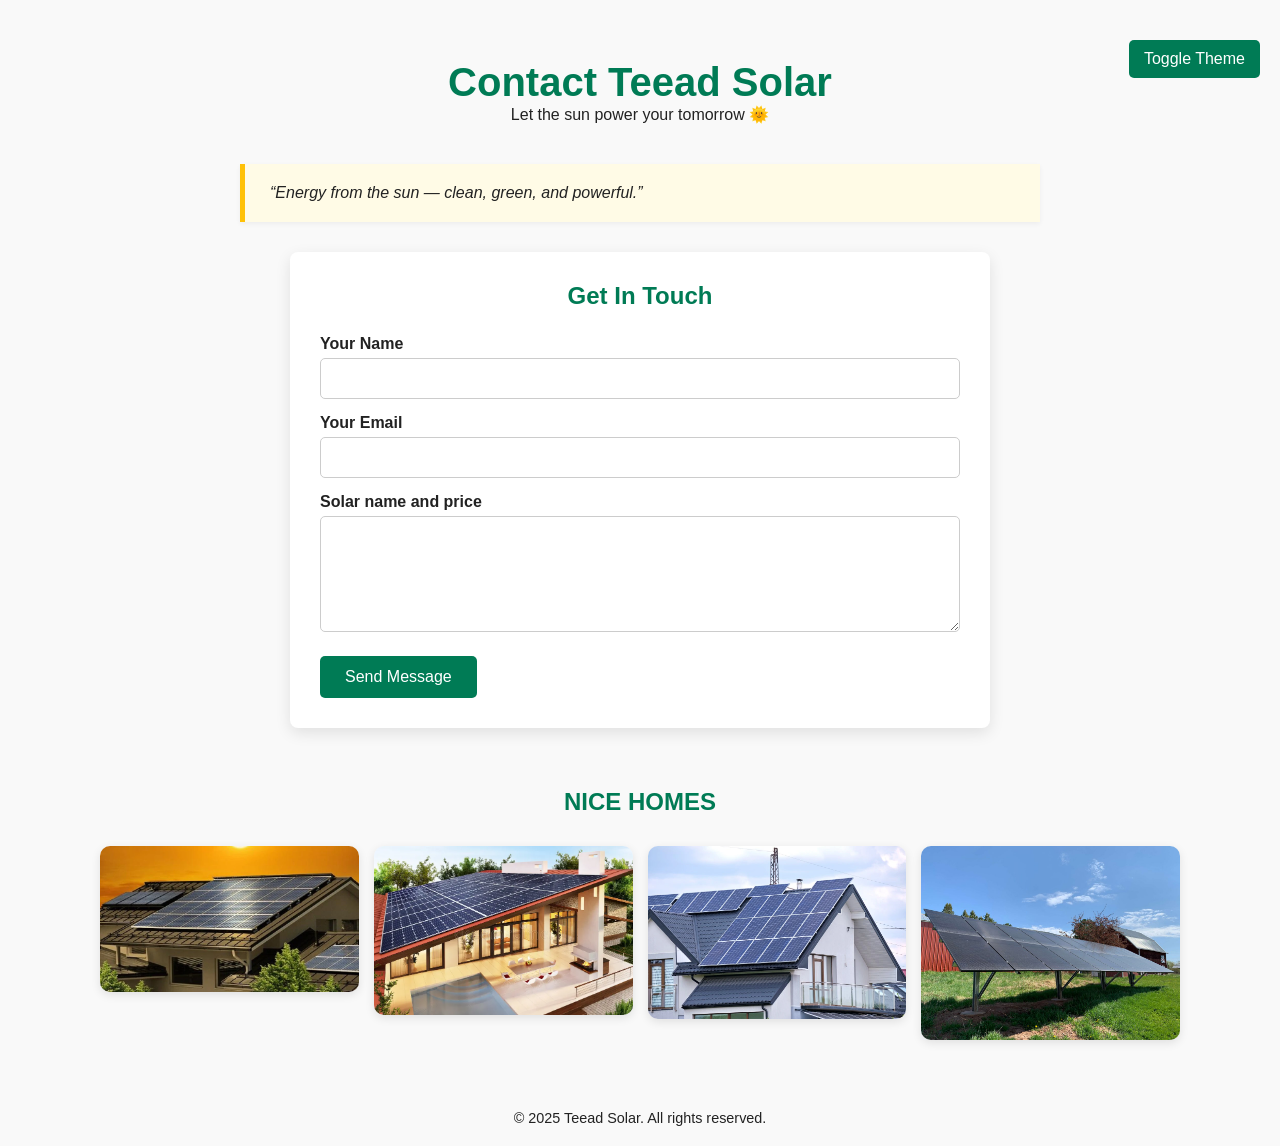
<file: contact.html>
<!DOCTYPE html>
<html lang="en">
<head>
  <meta charset="UTF-8" />
  <meta name="viewport" content="width=device-width, initial-scale=1.0"/>
  <title>Contact Us | Teead Solar</title>
  <style>
    :root {
      --main-bg: #f9f9f9;
      --card-bg: #ffffff;
      --text: #222;
      --accent: #007B55;
      --hover: #005b3f;
      --quote-bg: #fffbe6;
      --quote-border: #ffc107;
    }
    body.dark-mode {
      --main-bg: #121212;
      --card-bg: #1e1e1e;
      --text: #f0f0f0;
      --accent: #4caf50;
      --hover: #388e3c;
      --quote-bg: #1c1c1c;
      --quote-border: #4caf50;
    }

    * {
      margin: 0;
      padding: 0;
      box-sizing: border-box;
      font-family: 'Segoe UI', sans-serif;
    }
    body {
      background: var(--main-bg);
      color: var(--text);
      padding: 20px;
      transition: all 0.3s ease;
    }
    header {
      text-align: center;
      padding: 40px 20px 20px;
    }
    header h1 {
      font-size: 2.5rem;
      color: var(--accent);
    }

    .toggle {
      position: fixed;
      top: 20px;
      right: 20px;
      background: var(--accent);
      color: white;
      border: none;
      padding: 10px 15px;
      border-radius: 5px;
      cursor: pointer;
    }

    .quote-box {
      max-width: 800px;
      margin: 20px auto;
      background: var(--quote-bg);
      border-left: 5px solid var(--quote-border);
      padding: 20px 25px;
      font-style: italic;
      box-shadow: 0 2px 5px rgba(0,0,0,0.05);
      transition: background 0.3s ease;
    }

    .contact-form {
      max-width: 700px;
      margin: 30px auto;
      background: var(--card-bg);
      border-radius: 8px;
      padding: 30px;
      box-shadow: 0 5px 15px rgba(0,0,0,0.1);
    }
    .contact-form h2 {
      text-align: center;
      margin-bottom: 25px;
      color: var(--accent);
    }
    label {
      display: block;
      margin-top: 15px;
      font-weight: bold;
    }
    input, textarea {
      width: 100%;
      padding: 12px;
      border: 1px solid #ccc;
      margin-top: 5px;
      border-radius: 5px;
      background-color: #fff;
    }
    textarea {
      resize: vertical;
    }
    button {
      margin-top: 20px;
      padding: 12px 25px;
      border: none;
      background-color: var(--accent);
      color: white;
      font-size: 16px;
      border-radius: 5px;
      cursor: pointer;
      transition: background-color 0.3s ease;
    }
    button:hover {
      background-color: var(--hover);
    }

    .gallery {
      max-width: 1100px;
      margin: 60px auto;
    }
    .gallery h2 {
      text-align: center;
      margin-bottom: 20px;
      color: var(--accent);
    }
    .grid {
      display: grid;
      grid-template-columns: repeat(auto-fit, minmax(250px, 1fr));
      gap: 15px;
      padding: 10px;
    }
    .grid img {
      width: 100%;
      border-radius: 10px;
      box-shadow: 0 3px 10px rgba(0,0,0,0.1);
    }

    footer {
      text-align: center;
      margin-top: 60px;
      font-size: 0.9rem;
      color: var(--text);
    }
  </style>
</head>
<body>
  <button class="toggle" onclick="toggleMode()">Toggle Theme</button>

  <header>
    <h1>Contact Teead Solar</h1>
    <p>Let the sun power your tomorrow 🌞</p>
  </header>

  <div class="quote-box" id="quoteBox">
    <!-- Quote will be inserted here -->
  </div>

  <section class="contact-form">
    <h2>Get In Touch</h2>
    <form action="https://formspree.io/f/YOUR-FORM-ID" method="POST">
      <label for="name">Your Name</label>
      <input type="text" name="name" id="name" required>

      <label for="email">Your Email</label>
      <input type="email" name="email" id="email" required>

      <label for="message">Solar name and price</label>
      <textarea name="message" id="message" rows="6" required></textarea>

      <button type="submit">Send Message</button>
    </form>
  </section>

  <section class="gallery">
    <h2>NICE HOMES</h2>
    <div class="grid">
      <img src="./images/Solar-Panels-2-1.png" alt="Solar Panel Installation 1">
      <img src="./images/solar-panels-roof-large-house-solar-panels-roof-modern-house-133375048.png" alt="Solar Panel Installation 2">
      <img src="./images/residential-house-with-rooftop-covered-with-solar-photovoltaic-panels-producing-clean-ecologica-2-1.png" alt="Solar Panel Installation 3">
      <img src="./images/IMG_7010-1-1024x768.png" alt="Solar Panel Installation 4">
    </div>
  </section>

  <footer>
    &copy; 2025 Teead Solar. All rights reserved.
  </footer>

  <script>
    function toggleMode() {
      document.body.classList.toggle("dark-mode");
    }

    const quotes = [
      "“The sun shines not just to give us light, but to remind us we hold energy in abundance — let's harness it.”",
      "“Solar power: the most democratic form of energy.” — Thomas Friedman",
      "“The future is bright with solar energy.”",
      "“Let the sunshine be your power source.”",
      "“Energy from the sun — clean, green, and powerful.”",
      "“Every sunrise is a new opportunity to go solar.”",
      "“Solar energy: simple, reliable, renewable.”",
      "“Charge your life with sunshine.”",
      "“Go solar — your wallet and planet will thank you.”",
      "“Solar is not a trend. It's a transition.”"
    ];
    const quoteBox = document.getElementById('quoteBox');
    const today = new Date().getDate();
    quoteBox.innerText = quotes[today % quotes.length];
  </script>
</body>
</html>
</file>
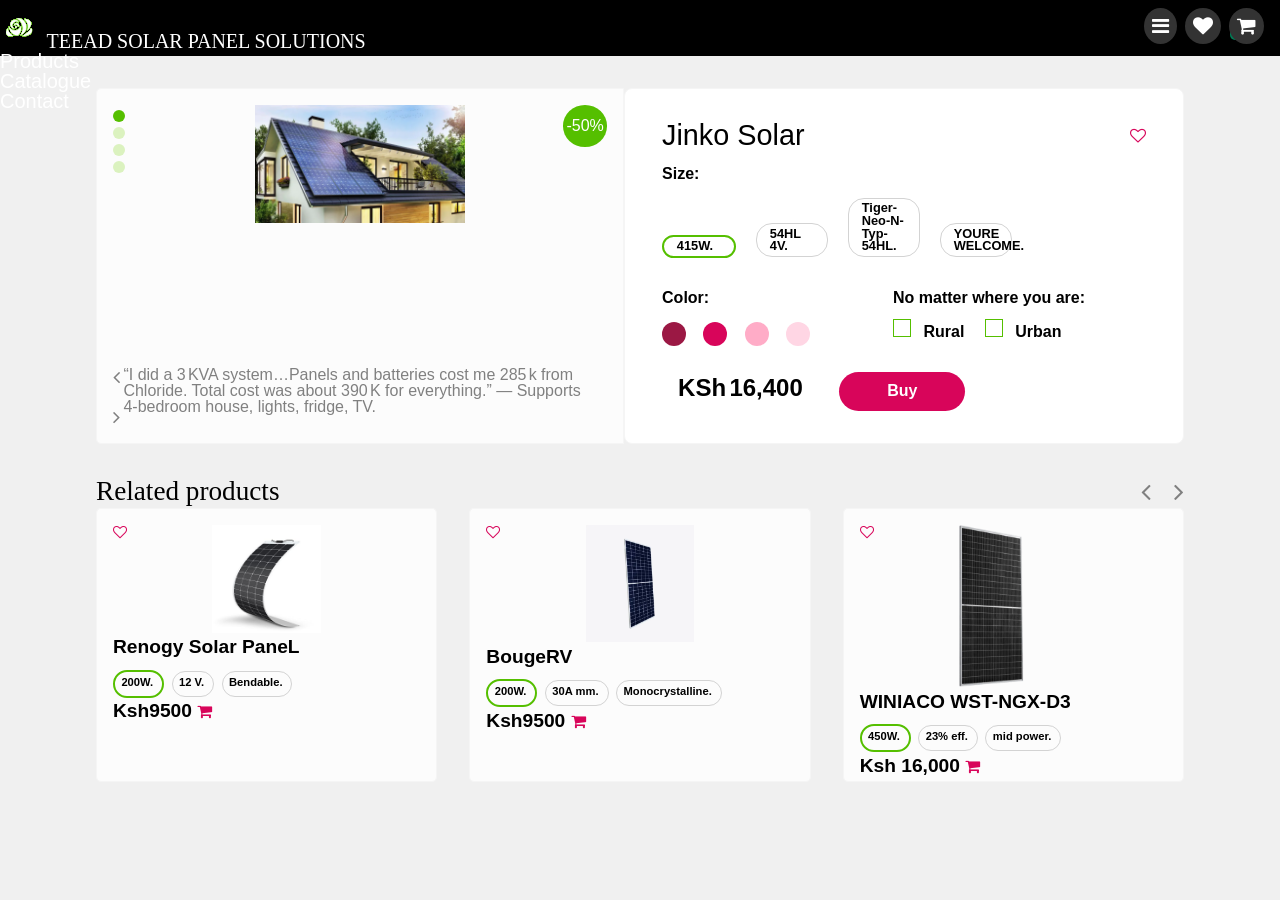
<file: product.html>
<!DOCTYPE html>
<html lang="en">
<head>
  <meta charset="UTF-8">
  <meta name="viewport" content="width=device-width, initial-scale=1.0">
  <meta http-equiv="X-UA-Compatible" content="ie=edge">
  <title>Solar online shop- Product page</title>
  <style>
  :root {
    --bg: #f0f0f0;
    --text: #222;
    --card: #ffffff;
    --accent: #007B55;
    --hover: #005b3f;
  }
  body.dark-mode {
    --bg: #121212;
    --text: #f0f0f0;
    --card: #1e1e1e;
    --accent: #4caf50;
    --hover: #388e3c;
  }

  body {
    background: var(--bg);
    color: var(--text);
    transition: background 0.3s, color 0.3s;
  }

  .dark-toggle {
    position: fixed;
    top: 20px;
    right: 20px;
    background: var(--accent);
    color: white;
    border: none;
    padding: 10px 15px;
    border-radius: 5px;
    cursor: pointer;
    z-index: 1000;
  }

  /* Optional: style your sections with variables */
  .card {
    background: var(--card);
    padding: 20px;
    border-radius: 8px;
    box-shadow: 0 3px 8px rgba(0,0,0,0.1);
    margin: 20px 0;
  }

  a {
    color: var(--accent);
  }
  a:hover {
    color: var(--hover);
  }
</style>

  <link rel="stylesheet" href="https://maxcdn.bootstrapcdn.com/font-awesome/4.3.0/css/font-awesome.min.css">
  <link rel="stylesheet" href="./styles/reset.css">
  <link rel="stylesheet" href="./styles/product.css">
  <link href="https://fonts.googleapis.com/css?family=Cormorant+Garamond&display=swap" rel="stylesheet"> 
</head>
<body>
<button class="dark-toggle" onclick="toggleMode()"></button>
<script>
  function toggleMode() {
    document.body.classList.toggle("dark-mode");
    localStorage.setItem("theme", document.body.classList.contains("dark-mode") ? "dark" : "light");
  }

  // On page load, keep user's preference
  window.onload = () => {
    const saved = localStorage.getItem("theme");
    if (saved === "dark") document.body.classList.add("dark-mode");
  };
</script>


  <!-- header of the page-->
  
  <header>
    <nav class="nav-bar">
      <img src="./images/rose-logo.png" alt="logo">
      <span><a class="title" href="index.html">TEEAD SOLAR PANEL SOLUTIONS</a></span>
      <ul class="menu">
        <li><a href="index.html#crafts-gallery">Products</a> </li>
        <li><a href="catalogue.html"> Catalogue</a> </li>
        <li><a href="contact.html">Contact</a> </li>
      </ul>
      <div class="icons">
      <style>
  .icons {
    position: absolute;
    top: 0.5rem;
    right: 1rem;
    display: flex;
    gap: 0.5rem;
    z-index: 1000;
  }

  .icon-btn a {
    color: white; /* or any color */
    text-decoration: none;
  }

  .icon-btn {
    background-color: #333;
    padding: 0.5rem;
    border-radius: 50%;
    display: flex;
    align-items: center;
    justify-content: center;
  }
</style>

        <div class="icon-btn menu-btn">
          <a href="">
            <i class="fa fa-bars" aria-hidden="true"></i>
          </a>
        </div>
        <div class="icon-btn like-btn">
          <a href="">
            <i class="fa fa-heart" aria-hidden="true"></i>
          </a>
        </div>
        <div class="icon-btn cart-btn">
          <a href="">
            <i class="fa fa-shopping-cart" aria-hidden="true"></i>
          </a>
        </div>
      </div>
    </nav>
  </header>

  <!-- main container -->

  <main class="main-container">
    <div class="selected-product">
      <div class="product-img">
        <div class="upper-elements">
          <div class="pagination">
            <div class="ball ball1"></div>
            <div class="ball"></div>
            <div class="ball"></div>
            <div class="ball"></div>
          </div>
          <div class="discount">
            -50%
          </div>
        </div>
        <div class="lower-elements">
          <div class="arrows">
            <i class="fa fa-angle-left" aria-hidden="true"></i>&nbsp;
            <i class="fa fa-angle-right" aria-hidden="true"></i>
          </div>
          <span>“I did a 3 KVA system…Panels and batteries cost me 285 k from Chloride. Total cost was about 390 K for everything.” — Supports 4‑bedroom house, lights, fridge, TV.</span>
        </div>
        <div class="main-img-frame">
          <img src="./images/aesthetic-home-with-solar-panels-9lueihky0e5t8rr5.png" alt="trjar">
        </div>
      </div>
      <div class="product-info">
       <style>
  .product-info {
    background-color: white;
    color: black; /* ensures text is visible */
    padding: 1rem;
    border-radius: 8px;
  }
</style>

        <div class="product-title line">
          <h1>Jinko Solar</h1>
          <a href=""><i class="fa fa-heart-o" aria-hidden="true"></i></a>
        </div>
        <div class="size line">Size:</div>
        <div class="size-options line">
          <div class="option-size option-size1">415W.</div>
          <div class="option-size">54HL 4V.</div>
          <div class="option-size">Tiger-Neo-N-Typ-54HL.</div>
          <div class="option-size">YOURE WELCOME.</div>
        </div>
        <div class="other-options line">
          <div class="color-picker">
            <span>Color:</span>
            <div class="balls">
              <div class="color-ball color-ball1"></div>
              <div class="color-ball color-ball2"></div>
              <div class="color-ball color-ball3"></div>
              <div class="color-ball color-ball4"></div>
            </div>
          </div>
          <div class="delivery">
            <span>No matter where you are:</span>
            <div class="delivery-options">
              <div class="options-line">
                <div class="checkmark1 checkmark"></div>
                <div class="delivery-option">Rural</div>
                <div class="checkmark2 checkmark"></div>
                <div class="delivery-option">Urban</div>
              </div>
          </div>
        </div>
        </div>
        <div class="total line">
          <span class="old-price"></span>
          <span class="new-price">KSh 16,400</span>
          <div class="buy-btn">Buy</div>
        </div>
      </div>
    </div>

    <!-- related products section -->

    <div class="related-products">
      <nav class="related-products-bar">
        <h2 class="title">Related products</h2>
        <div class="related-arrows">
          <i class="fa fa-angle-left" aria-hidden="true"></i>
          &nbsp;
          <i class="fa fa-angle-right" aria-hidden="true"></i>
        </div>
      </nav>
      <div class="related-box">
        <div class="related1 related">
          <a href=""><i class="fa fa-heart-o like" aria-hidden="true"></i></a>
          <div class="img-frame">
            <a href="product.html">
              <img src="./images/Renogy Solar Panel 200W 12V Lightweight Monocrystalline Ultra-Flexible Bendable.png" alt="Renogy Solar">
            </a>
          </div>
          <span>Renogy Solar PaneL</span>
          <form class="quantity">
            <input type="radio" id="q1" name="quantity1" checked><label for="q1">200W.</label>
            <input type="radio" id="q2" name="quantity1"><label for="q2">12 V.</label>
            <input type="radio" id="q3" name="quantity1"><label for="q3">Bendable.</label>
          </form>
          <span class="price-span">Ksh9500 <a href=""><i class="fa fa-shopping-cart" aria-hidden="true"></i></a></span>
        </div>
        <div class="related2 related">
          <a href=""><i class="fa fa-heart-o like" aria-hidden="true"></i></a>
          <div class="img-frame">
            <a href="product.html">
              <img src="./images/157 mm 360w monocrystalline.png" alt="Renogy Solar Panel" alt="Monocrystalline">
            </a>
          </div>
          <span>BougeRV</span>
          <form class="quantity">
            <input type="radio" id="q4" name="quantity2" checked><label for="q4">200W.</label>
            <input type="radio" id="q5" name="quantity2"><label for="q5">30A mm.</label>
            <input type="radio" id="q6" name="quantity2"><label for="q6">Monocrystalline.</label>
          </form>     
          <span class="price-span">Ksh9500 <a href=""><i class="fa fa-shopping-cart" aria-hidden="true"></i></a></span>
        </div>
        <div class="related3 related">
          <a href=""><i class="fa fa-heart-o like" aria-hidden="true"></i></a>
          <div class="img-frame">
            <a href="product.html">
              <img src="./images/Risen Energy - Model: Risen Titan 550W.png" alt="Assorted Colors">
            </a>
          </div>
          <span>WINIACO WST-NGX-D3</span>
          <form class="quantity">
            <input type="radio" id="q7" name="quantity" checked><label for="q7">450W.</label>
            <input type="radio" id="q8" name="quantity"><label for="q8">23% eff.</label>
            <input type="radio" id="q9" name="quantity"><label for="q9">mid power.</label>
          </form>
          <span class="price-span">Ksh 16,000 <a href=""><i class="fa fa-shopping-cart" aria-hidden="true"></i></a></span>
        </div>
      </div>
    </div>
  </main>
</body>
</html>
</file>
<file: styles/product.css>
/* rules for the body */

body {
  color: white;
  font-family: Arial, Helvetica, sans-serif;
  font-size: 20px;
}

.title {
  font-family: 'Times New Roman', Times, serif;
}

a {
  color: white;
  text-decoration: none;
  transition: 0.3s;
}

a:hover {
  color: mistyrose;
  text-shadow: 1px 1px magenta;
}

h1,
h2,
h3 {
  font-weight: 100;
}

/* rules for the header */

header {
  height: 3rem;
  background-color: black;
  padding-top: 0.5rem;
}

/* rules for the main container */

.selected-product {
  display: flex;
  width: 85%;
  margin: 2rem  auto 2rem  auto;
}

.product-img {
  position: relative;
  flex: 1;
  background-color: #fcfcfc;
  border: 1px solid whitesmoke;
  border-top-left-radius: 0.3rem;
  border-bottom-left-radius: 0.3rem;
}

.upper-elements {
  display: flex;
  justify-content: space-between;
  align-items: start;
  position: absolute;
  top: 1rem;
  left: 1rem;
  right: 1rem;
}

.ball {
  width: 12px;
  height: 12px;
  background: #dbf2bf;
  border-radius: 50%;
  margin: 5px 0;
}

.ball1 {
  background: #55bf00;
}

.discount {
  display: inline-block;
  font-size: 1rem;
  background: #55bf00;
  padding: 0.8rem 0.2rem;
  border-radius: 50%;
}

.lower-elements {
  display: flex;
  justify-content: space-between;
  align-items: start;
  position: absolute;
  color: gray;
  bottom: 1rem;
  left: 1rem;
  right: 1rem;
}

.lower-elements span {
  font-size: 1rem;
}

.selected-product img {
  width: 100%;
  height: auto;
}

.main-img-frame {
  width: 40%;
  margin: 1rem auto;
}

.product-info {
  flex: 1;
  color: black;
  border: 1px solid whitesmoke;
  border-top-right-radius: 0.3rem;
  border-bottom-right-radius: 0.3rem;
}

.line {
  width: 92%;
  font-size: 1rem;
  font-weight: 600;
}

.product-title {
  display: flex;
  justify-content: space-between;
  align-items: center;
  margin: 1rem auto;
}

.product-title h1 {
  display: inline-block;
  font-size: 1.8rem;
}

.product-title i {
  color: #d8055a;
  font-size: 1rem;
}

.size {
  display: block;
  margin: 1rem auto;
}

.size-options {
  font-size: 0.8rem;
  margin: 0 auto;
}

.option-size {
  display: inline-block;
  width: 2.8rem;
  font-weight: 600;
  padding: 0.2rem 0.8rem;
  margin: 0 0.5rem;
  border: 1px solid lightgray;
  border-radius: 1rem;
}

.option-size1 {
  border: 2px solid #55bf00;
  margin-left: 0;
}

.other-options {
  display: flex;
  justify-content: flex-start;
  margin: 1rem auto;
}

.color-picker {
  display: inline-block;
  margin: 1rem 1rem 0.2rem 0;
  font-size: 1rem;
}

.color-ball {
  display: inline-block;
  width: 1.5rem;
  height: 1.5rem;
  border-radius: 50%;
  margin: 1rem 0.4rem 0.2rem 0.4rem;
}

.color-ball1 {
  margin-left: 0;
  background: #9b1844;
}

.color-ball2 { background: #d8055a; }
.color-ball3 { background: #ffacc7; }
.color-ball4 { background: #ffd6e4; }

.delivery {
  display: inline-block;
  margin: 1rem auto 0.2rem auto;
  font-size: 1rem;
}

.delivery-option {
  display: inline-block;
  height: 1rem;
}

.checkmark {
  display: inline-block;
  width: 1rem;
  height: 1rem;
  border: 1px solid #55bf00;
  margin-right: 0.5rem;
}

.checkmark2 {
  margin-left: 1rem;
}

.options-line {
  margin: 0.8rem 0;
}

.total {
  margin: 0 auto;
}

.total .old-price {
  color: gray;
  text-decoration-line: line-through;
  margin-right: 1rem;
}

.total .new-price {
  font-size: 1.5rem;
}

.buy-btn {
  display: inline-block;
  color: white;
  background: #d8055a;
  padding: 0.7rem 3rem;
  cursor: pointer;
  border-radius: 2rem;
  margin: 0 0 1rem 2rem;
}

.related-products {
  width: 85%;
  font-size: 1.7rem;
  color: black;
  margin: 0 auto;
}

.related-products-bar {
  display: flex;
  justify-content: space-between;
  align-items: center;
  height: 2rem;
}

.related-arrows {
  color: gray;
}

.related-box {
  display: flex;
  justify-content: space-between;
  width: 100%;
  margin: 1 auto 2rem auto;
}

.related {
  background-color: #fcfcfc;
  border: 1px solid whitesmoke;
  width: 32%;
  border-radius: 0.3rem;
}

.related1 { margin: 0 1rem 1rem 0; }
.related2 { margin: 0 1rem 1rem 1rem; }
.related3 { margin: 0 0 1rem 1rem; }

.related i {
  display: inline-block;
  margin: 1rem 0 0 1rem;
  font-size: 0.9rem;
  color: #d8055a;
}

.like {
  position: absolute;
}

.img-frame {
  position: relative;
  width: 32%;
  margin: 1rem auto 0 auto;
}

.related img {
  position: relative;
  bottom: 0;
  width: 100%;
  height: auto;
}

.quantity {
  margin: 0.2rem 1rem 0.2rem 1rem;
}

.related label {
  display: inline-block;
  font-size: 0.7rem;
  font-weight: 600;
  padding: 0.3rem 0.7vw 0.5rem 0.5vw;
  border: 1px solid lightgray;
  border-radius: 1rem;
  transition: all 0.3s;
}

.related input[type="radio"] {
  display: none;
}

.related input[type="radio"]:checked + label {
  border: 2px solid #55bf00;
}

.related span {
  display: block;
  font-size: 1.2rem;
  font-weight: 600;
  margin: 0 1rem 0.4rem 1rem;
}

.price-span {
  margin: 0.2rem 1rem 0.5rem 1rem;
}

.price-span i {
  font-size: 1rem;
  margin: 0;
}

/* media querys */

@media all and (max-width: 1024px) {
  /* rules for the navigation bar */

  .nav-bar {
    width: 95%;
    margin: 0 auto;
  }

  .menu {
    display: none;
  }

  .menu-btn {
    display: inline;
  }

  .icon-btn {
    margin: 0 1vw;
  }

  /* rules for the header  */

  .page-header {
    top: 1.2rem;
  }

  /* rules for the main container */

  .selected-product {
    flex-wrap: wrap;
  }

  .product-img {
    min-width: 500px;
  }

  .product-info {
    min-width: 500px;
  }

  .related-box {
    flex-direction: column;
  }

  .related {
    width: 100%;
    margin: 0 0 2rem 0;
  }
}

/* rules for smaller screen sizes */

@media all and (max-width: 450px) {
  .brand-header {
    font-size: 15px;
  }

  .icon-btn {
    font-size: 10px;
    padding: 8px;
  }

  .header {
    height: 2vh;
  }

  .main-box {
    top: 2.5rem;
  }

  .product-img {
    min-width: 250px;
  }

  .product-info {
    min-width: 250px;
  }
}
</file>
